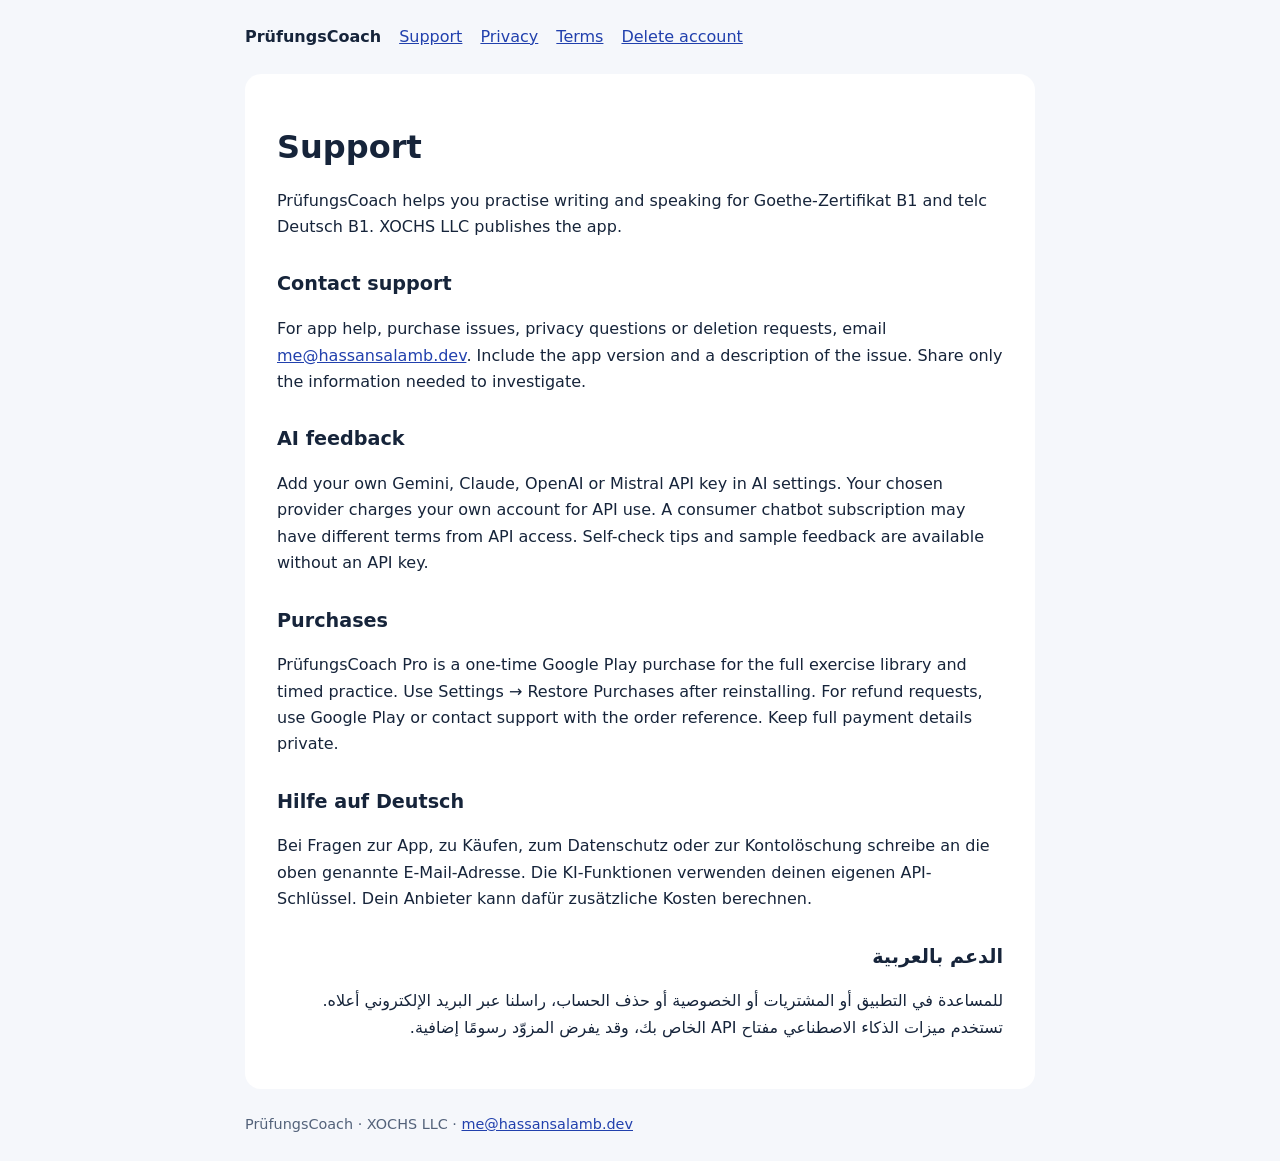
<file: index.html>
<!doctype html><html lang="en"><head><meta charset="utf-8"><meta name="viewport" content="width=device-width,initial-scale=1"><title>Support · PrüfungsCoach</title><link rel="stylesheet" href="style.css"></head><body><header><strong>PrüfungsCoach</strong> <a href="index.html">Support</a> <a href="privacy.html">Privacy</a> <a href="terms.html">Terms</a> <a href="delete-account.html">Delete account</a> </header><main><h1>Support</h1><p>PrüfungsCoach helps you practise writing and speaking for Goethe-Zertifikat B1 and telc Deutsch B1. XOCHS LLC publishes the app.</p>
<h2>Contact support</h2><p>For app help, purchase issues, privacy questions or deletion requests, email <a href="mailto:me@hassansalamb.dev">me@hassansalamb.dev</a>. Include the app version and a description of the issue. Share only the information needed to investigate.</p>
<h2>AI feedback</h2><p>Add your own Gemini, Claude, OpenAI or Mistral API key in AI settings. Your chosen provider charges your own account for API use. A consumer chatbot subscription may have different terms from API access. Self-check tips and sample feedback are available without an API key.</p>
<h2>Purchases</h2><p>PrüfungsCoach Pro is a one-time Google Play purchase for the full exercise library and timed practice. Use Settings → Restore Purchases after reinstalling. For refund requests, use Google Play or contact support with the order reference. Keep full payment details private.</p>
<h2 lang="de">Hilfe auf Deutsch</h2><p lang="de">Bei Fragen zur App, zu Käufen, zum Datenschutz oder zur Kontolöschung schreibe an die oben genannte E-Mail-Adresse. Die KI-Funktionen verwenden deinen eigenen API-Schlüssel. Dein Anbieter kann dafür zusätzliche Kosten berechnen.</p>
<h2 lang="ar" dir="rtl">الدعم بالعربية</h2><p lang="ar" dir="rtl">للمساعدة في التطبيق أو المشتريات أو الخصوصية أو حذف الحساب، راسلنا عبر البريد الإلكتروني أعلاه. تستخدم ميزات الذكاء الاصطناعي مفتاح API الخاص بك، وقد يفرض المزوّد رسومًا إضافية.</p></main><footer>PrüfungsCoach · XOCHS LLC · <a href="mailto:me@hassansalamb.dev">me@hassansalamb.dev</a></footer></body></html>
</file>
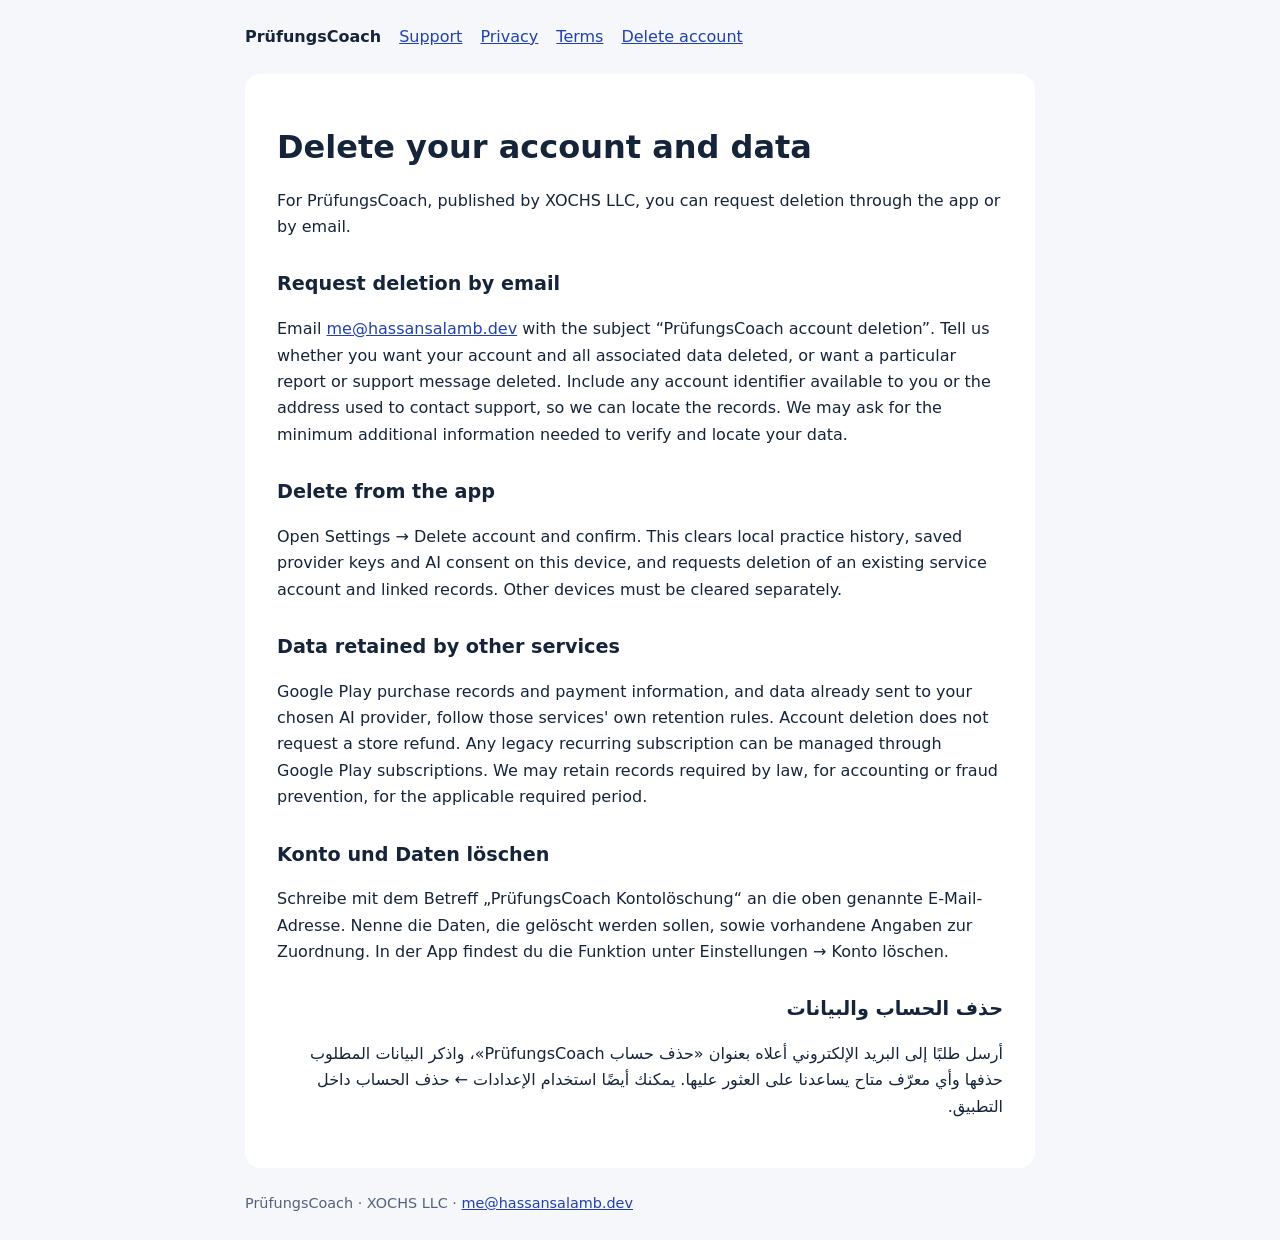
<file: delete-account.html>
<!doctype html><html lang="en"><head><meta charset="utf-8"><meta name="viewport" content="width=device-width,initial-scale=1"><title>Delete your account and data · PrüfungsCoach</title><link rel="stylesheet" href="style.css"></head><body><header><strong>PrüfungsCoach</strong> <a href="index.html">Support</a> <a href="privacy.html">Privacy</a> <a href="terms.html">Terms</a> <a href="delete-account.html">Delete account</a> </header><main><h1>Delete your account and data</h1><p>For PrüfungsCoach, published by XOCHS LLC, you can request deletion through the app or by email.</p>
<h2>Request deletion by email</h2><p>Email <a href="mailto:me@hassansalamb.dev?subject=Pr%C3%BCfungsCoach%20account%20deletion">me@hassansalamb.dev</a> with the subject “PrüfungsCoach account deletion”. Tell us whether you want your account and all associated data deleted, or want a particular report or support message deleted. Include any account identifier available to you or the address used to contact support, so we can locate the records. We may ask for the minimum additional information needed to verify and locate your data.</p>
<h2>Delete from the app</h2><p>Open Settings → Delete account and confirm. This clears local practice history, saved provider keys and AI consent on this device, and requests deletion of an existing service account and linked records. Other devices must be cleared separately.</p>
<h2>Data retained by other services</h2><p>Google Play purchase records and payment information, and data already sent to your chosen AI provider, follow those services' own retention rules. Account deletion does not request a store refund. Any legacy recurring subscription can be managed through Google Play subscriptions. We may retain records required by law, for accounting or fraud prevention, for the applicable required period.</p>
<h2 lang="de">Konto und Daten löschen</h2><p lang="de">Schreibe mit dem Betreff „PrüfungsCoach Kontolöschung“ an die oben genannte E-Mail-Adresse. Nenne die Daten, die gelöscht werden sollen, sowie vorhandene Angaben zur Zuordnung. In der App findest du die Funktion unter Einstellungen → Konto löschen.</p>
<h2 lang="ar" dir="rtl">حذف الحساب والبيانات</h2><p lang="ar" dir="rtl">أرسل طلبًا إلى البريد الإلكتروني أعلاه بعنوان «حذف حساب PrüfungsCoach»، واذكر البيانات المطلوب حذفها وأي معرّف متاح يساعدنا على العثور عليها. يمكنك أيضًا استخدام الإعدادات ← حذف الحساب داخل التطبيق.</p></main><footer>PrüfungsCoach · XOCHS LLC · <a href="mailto:me@hassansalamb.dev">me@hassansalamb.dev</a></footer></body></html>
</file>
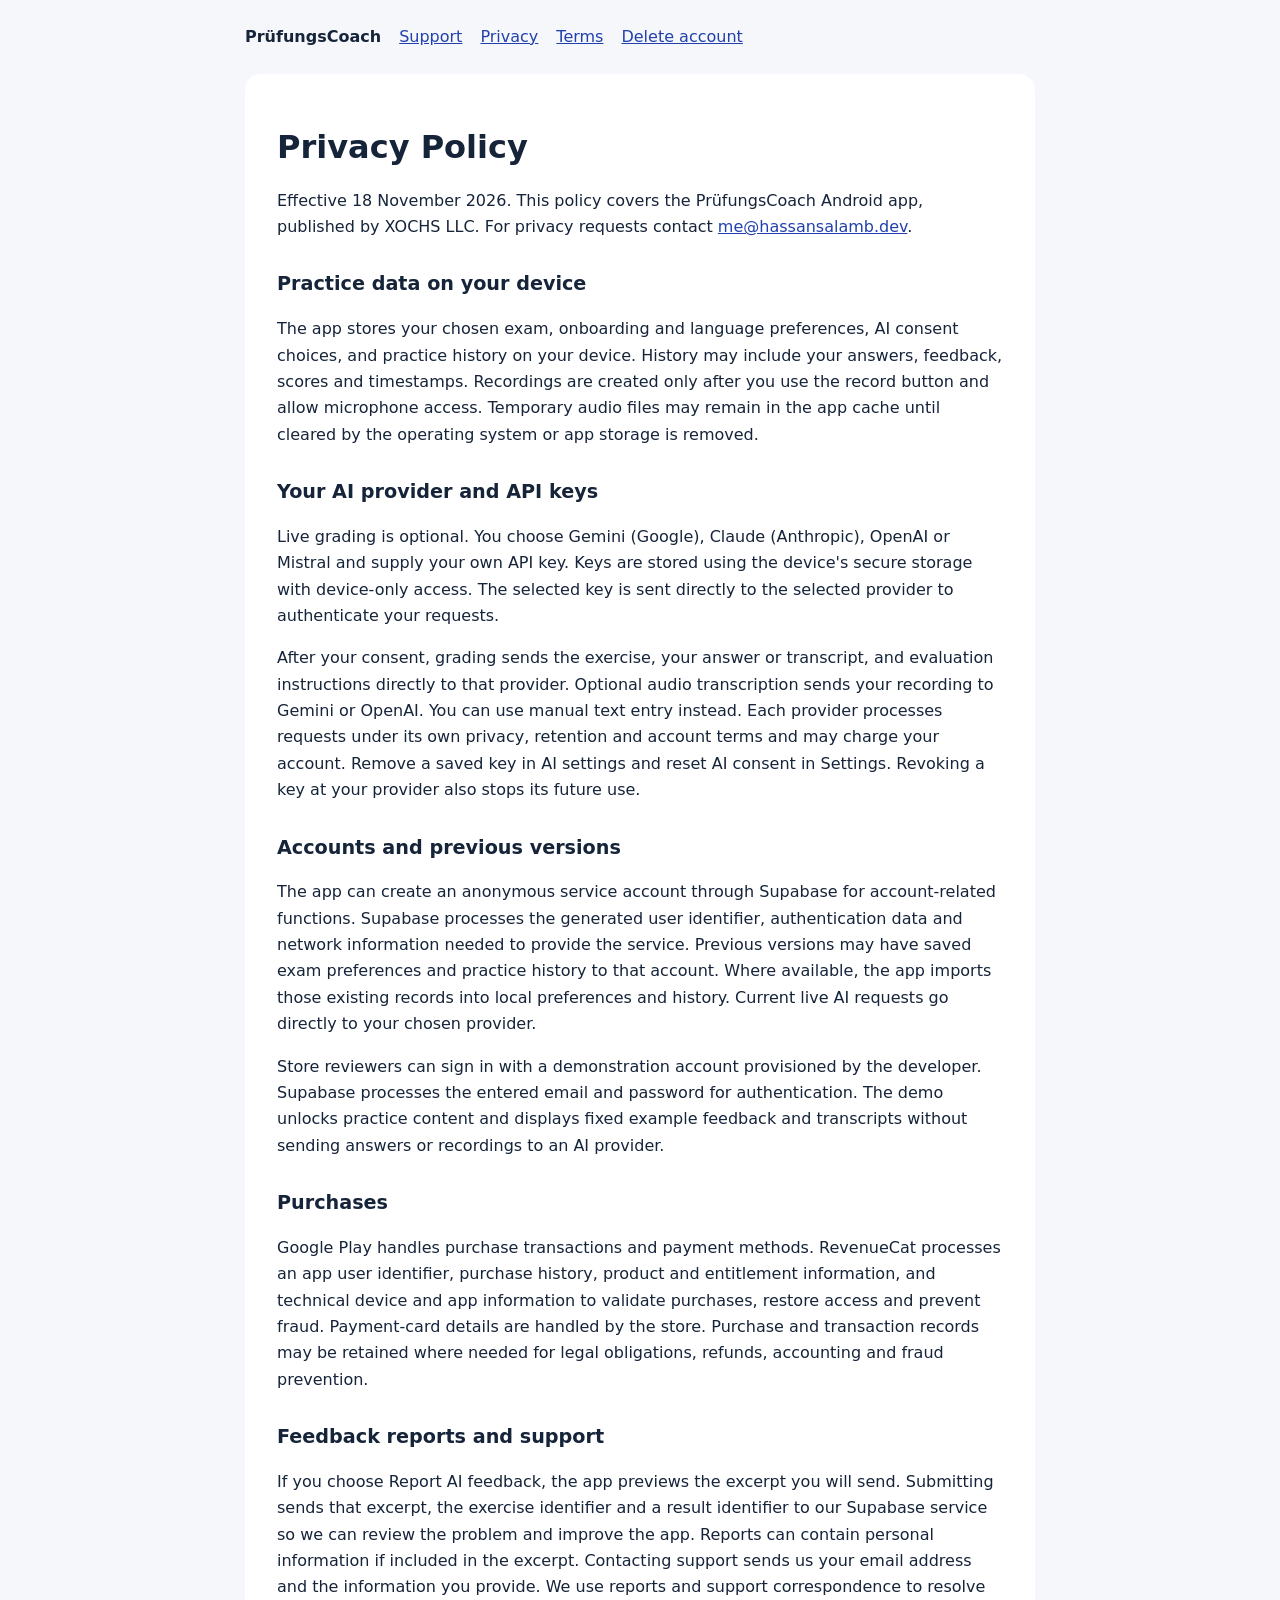
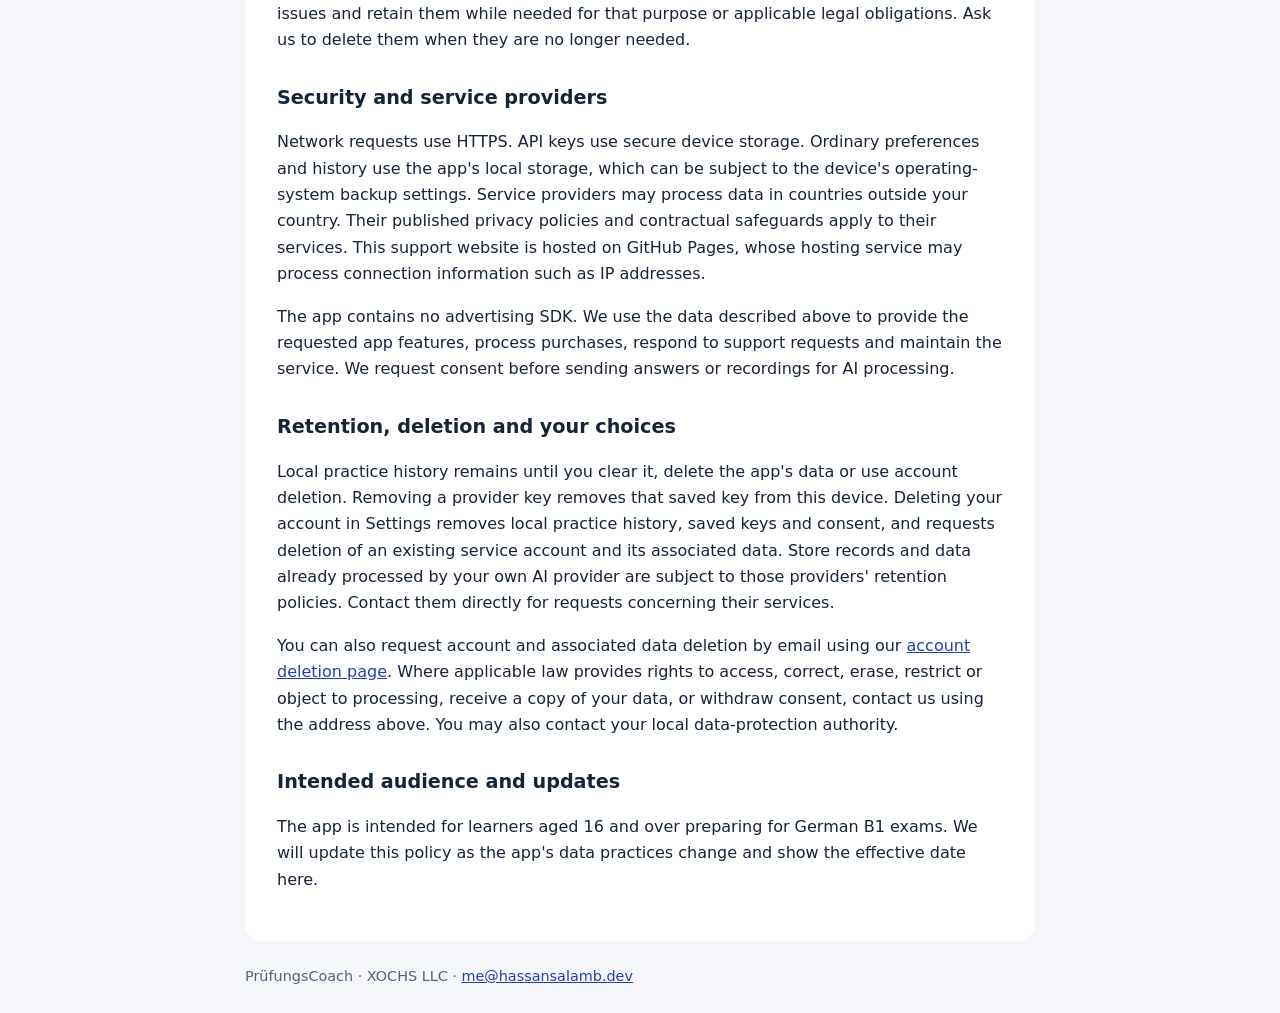
<file: privacy.html>
<!doctype html><html lang="en"><head><meta charset="utf-8"><meta name="viewport" content="width=device-width,initial-scale=1"><title>Privacy Policy · PrüfungsCoach</title><link rel="stylesheet" href="style.css"></head><body><header><strong>PrüfungsCoach</strong> <a href="index.html">Support</a> <a href="privacy.html">Privacy</a> <a href="terms.html">Terms</a> <a href="delete-account.html">Delete account</a> </header><main><h1>Privacy Policy</h1><p>Effective 18 November 2026. This policy covers the PrüfungsCoach Android app, published by XOCHS LLC. For privacy requests contact <a href="mailto:me@hassansalamb.dev">me@hassansalamb.dev</a>.</p>
<h2>Practice data on your device</h2><p>The app stores your chosen exam, onboarding and language preferences, AI consent choices, and practice history on your device. History may include your answers, feedback, scores and timestamps. Recordings are created only after you use the record button and allow microphone access. Temporary audio files may remain in the app cache until cleared by the operating system or app storage is removed.</p>
<h2>Your AI provider and API keys</h2><p>Live grading is optional. You choose Gemini (Google), Claude (Anthropic), OpenAI or Mistral and supply your own API key. Keys are stored using the device's secure storage with device-only access. The selected key is sent directly to the selected provider to authenticate your requests.</p><p>After your consent, grading sends the exercise, your answer or transcript, and evaluation instructions directly to that provider. Optional audio transcription sends your recording to Gemini or OpenAI. You can use manual text entry instead. Each provider processes requests under its own privacy, retention and account terms and may charge your account. Remove a saved key in AI settings and reset AI consent in Settings. Revoking a key at your provider also stops its future use.</p>
<h2>Accounts and previous versions</h2><p>The app can create an anonymous service account through Supabase for account-related functions. Supabase processes the generated user identifier, authentication data and network information needed to provide the service. Previous versions may have saved exam preferences and practice history to that account. Where available, the app imports those existing records into local preferences and history. Current live AI requests go directly to your chosen provider.</p>
<p>Store reviewers can sign in with a demonstration account provisioned by the developer. Supabase processes the entered email and password for authentication. The demo unlocks practice content and displays fixed example feedback and transcripts without sending answers or recordings to an AI provider.</p><h2>Purchases</h2><p>Google Play handles purchase transactions and payment methods. RevenueCat processes an app user identifier, purchase history, product and entitlement information, and technical device and app information to validate purchases, restore access and prevent fraud. Payment-card details are handled by the store. Purchase and transaction records may be retained where needed for legal obligations, refunds, accounting and fraud prevention.</p>
<h2>Feedback reports and support</h2><p>If you choose Report AI feedback, the app previews the excerpt you will send. Submitting sends that excerpt, the exercise identifier and a result identifier to our Supabase service so we can review the problem and improve the app. Reports can contain personal information if included in the excerpt. Contacting support sends us your email address and the information you provide. We use reports and support correspondence to resolve issues and retain them while needed for that purpose or applicable legal obligations. Ask us to delete them when they are no longer needed.</p>
<h2>Security and service providers</h2><p>Network requests use HTTPS. API keys use secure device storage. Ordinary preferences and history use the app's local storage, which can be subject to the device's operating-system backup settings. Service providers may process data in countries outside your country. Their published privacy policies and contractual safeguards apply to their services. This support website is hosted on GitHub Pages, whose hosting service may process connection information such as IP addresses.</p><p>The app contains no advertising SDK. We use the data described above to provide the requested app features, process purchases, respond to support requests and maintain the service. We request consent before sending answers or recordings for AI processing.</p>
<h2>Retention, deletion and your choices</h2><p>Local practice history remains until you clear it, delete the app's data or use account deletion. Removing a provider key removes that saved key from this device. Deleting your account in Settings removes local practice history, saved keys and consent, and requests deletion of an existing service account and its associated data. Store records and data already processed by your own AI provider are subject to those providers' retention policies. Contact them directly for requests concerning their services.</p><p>You can also request account and associated data deletion by email using our <a href="delete-account.html">account deletion page</a>. Where applicable law provides rights to access, correct, erase, restrict or object to processing, receive a copy of your data, or withdraw consent, contact us using the address above. You may also contact your local data-protection authority.</p>
<h2>Intended audience and updates</h2><p>The app is intended for learners aged 16 and over preparing for German B1 exams. We will update this policy as the app's data practices change and show the effective date here.</p></main><footer>PrüfungsCoach · XOCHS LLC · <a href="mailto:me@hassansalamb.dev">me@hassansalamb.dev</a></footer></body></html>
</file>
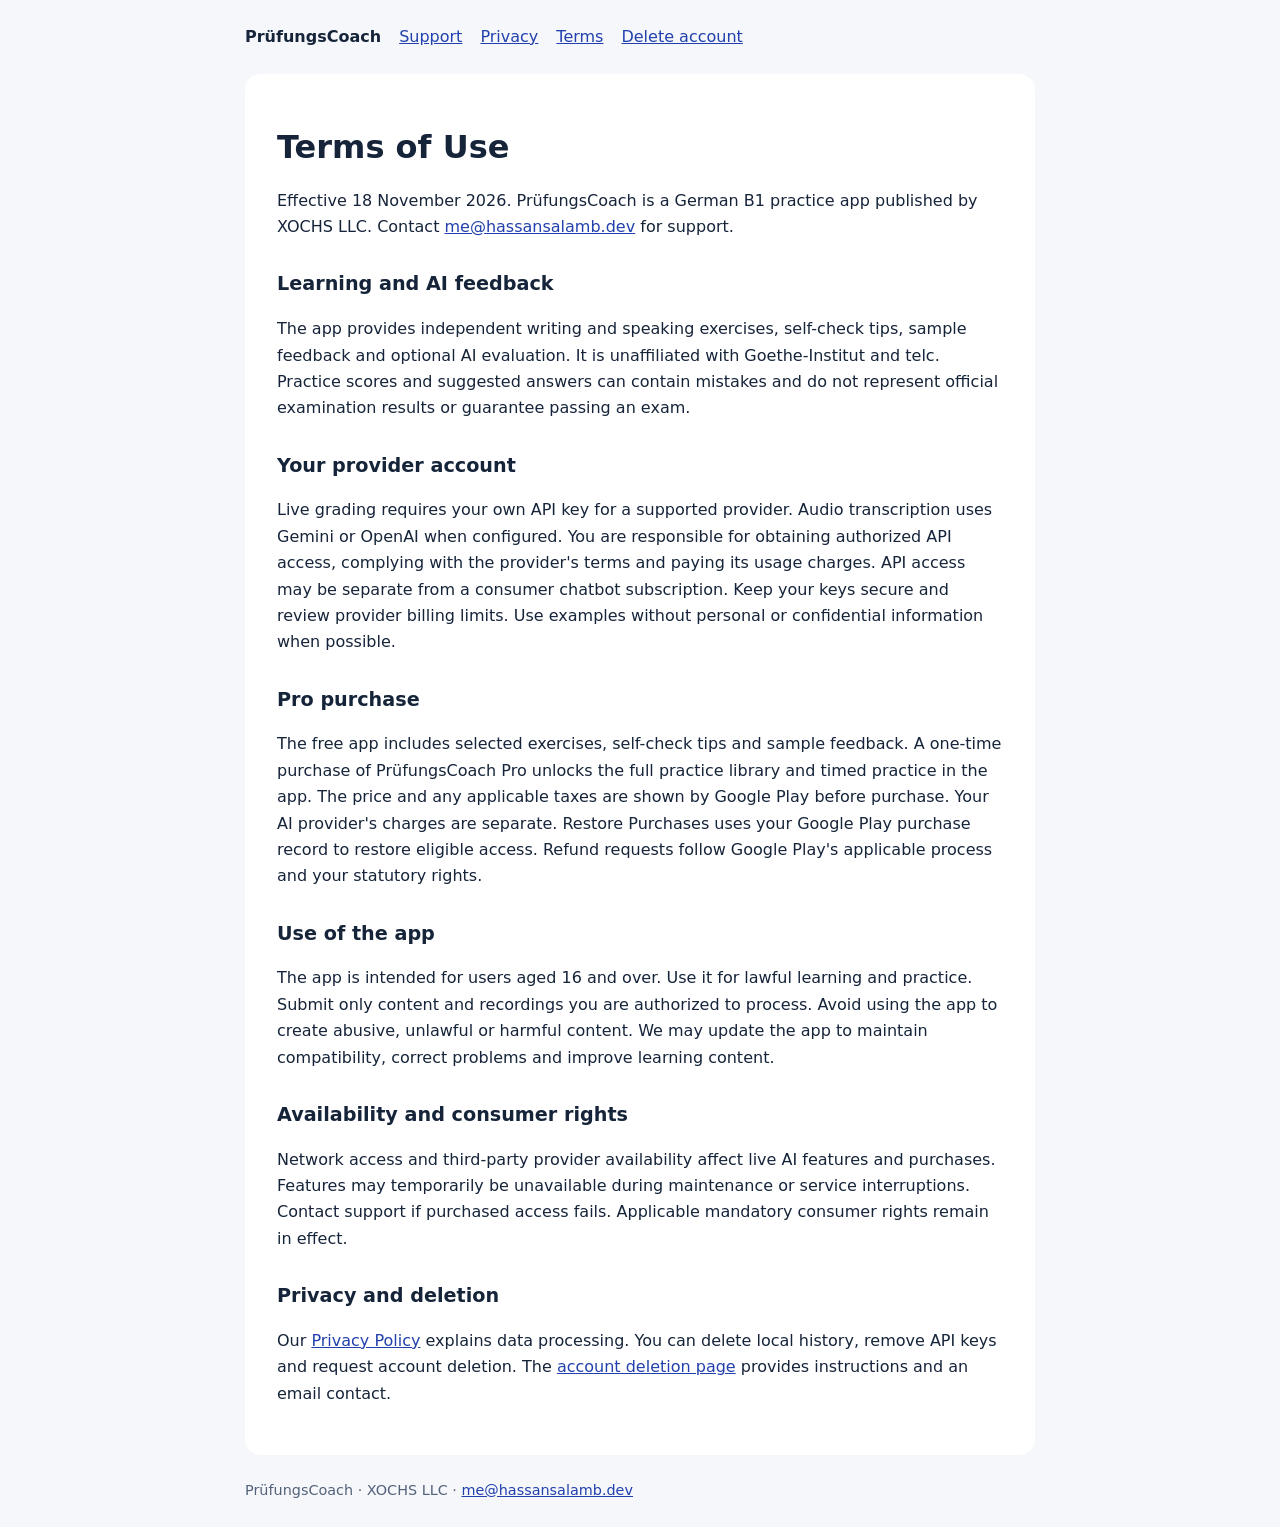
<file: terms.html>
<!doctype html><html lang="en"><head><meta charset="utf-8"><meta name="viewport" content="width=device-width,initial-scale=1"><title>Terms of Use · PrüfungsCoach</title><link rel="stylesheet" href="style.css"></head><body><header><strong>PrüfungsCoach</strong> <a href="index.html">Support</a> <a href="privacy.html">Privacy</a> <a href="terms.html">Terms</a> <a href="delete-account.html">Delete account</a> </header><main><h1>Terms of Use</h1><p>Effective 18 November 2026. PrüfungsCoach is a German B1 practice app published by XOCHS LLC. Contact <a href="mailto:me@hassansalamb.dev">me@hassansalamb.dev</a> for support.</p>
<h2>Learning and AI feedback</h2><p>The app provides independent writing and speaking exercises, self-check tips, sample feedback and optional AI evaluation. It is unaffiliated with Goethe-Institut and telc. Practice scores and suggested answers can contain mistakes and do not represent official examination results or guarantee passing an exam.</p>
<h2>Your provider account</h2><p>Live grading requires your own API key for a supported provider. Audio transcription uses Gemini or OpenAI when configured. You are responsible for obtaining authorized API access, complying with the provider's terms and paying its usage charges. API access may be separate from a consumer chatbot subscription. Keep your keys secure and review provider billing limits. Use examples without personal or confidential information when possible.</p>
<h2>Pro purchase</h2><p>The free app includes selected exercises, self-check tips and sample feedback. A one-time purchase of PrüfungsCoach Pro unlocks the full practice library and timed practice in the app. The price and any applicable taxes are shown by Google Play before purchase. Your AI provider's charges are separate. Restore Purchases uses your Google Play purchase record to restore eligible access. Refund requests follow Google Play's applicable process and your statutory rights.</p>
<h2>Use of the app</h2><p>The app is intended for users aged 16 and over. Use it for lawful learning and practice. Submit only content and recordings you are authorized to process. Avoid using the app to create abusive, unlawful or harmful content. We may update the app to maintain compatibility, correct problems and improve learning content.</p>
<h2>Availability and consumer rights</h2><p>Network access and third-party provider availability affect live AI features and purchases. Features may temporarily be unavailable during maintenance or service interruptions. Contact support if purchased access fails. Applicable mandatory consumer rights remain in effect.</p>
<h2>Privacy and deletion</h2><p>Our <a href="privacy.html">Privacy Policy</a> explains data processing. You can delete local history, remove API keys and request account deletion. The <a href="delete-account.html">account deletion page</a> provides instructions and an email contact.</p></main><footer>PrüfungsCoach · XOCHS LLC · <a href="mailto:me@hassansalamb.dev">me@hassansalamb.dev</a></footer></body></html>
</file>
<file: style.css>
body{font-family:system-ui,sans-serif;color:#16243a;background:#f5f7fb;margin:0;line-height:1.65}header,main,footer{max-width:790px;margin:auto;padding:24px}header{display:flex;flex-wrap:wrap;gap:18px;align-items:center}header a{color:#2140ad}main{background:white;border-radius:16px;padding:32px;box-sizing:border-box}h1{line-height:1.2;font-size:2rem}h2{font-size:1.2rem;margin-top:28px}a{color:#2140ad;overflow-wrap:anywhere}footer{font-size:.9rem;color:#53627a}@media(max-width:600px){main{border-radius:0;padding:22px}header{padding:18px}}
</file>
